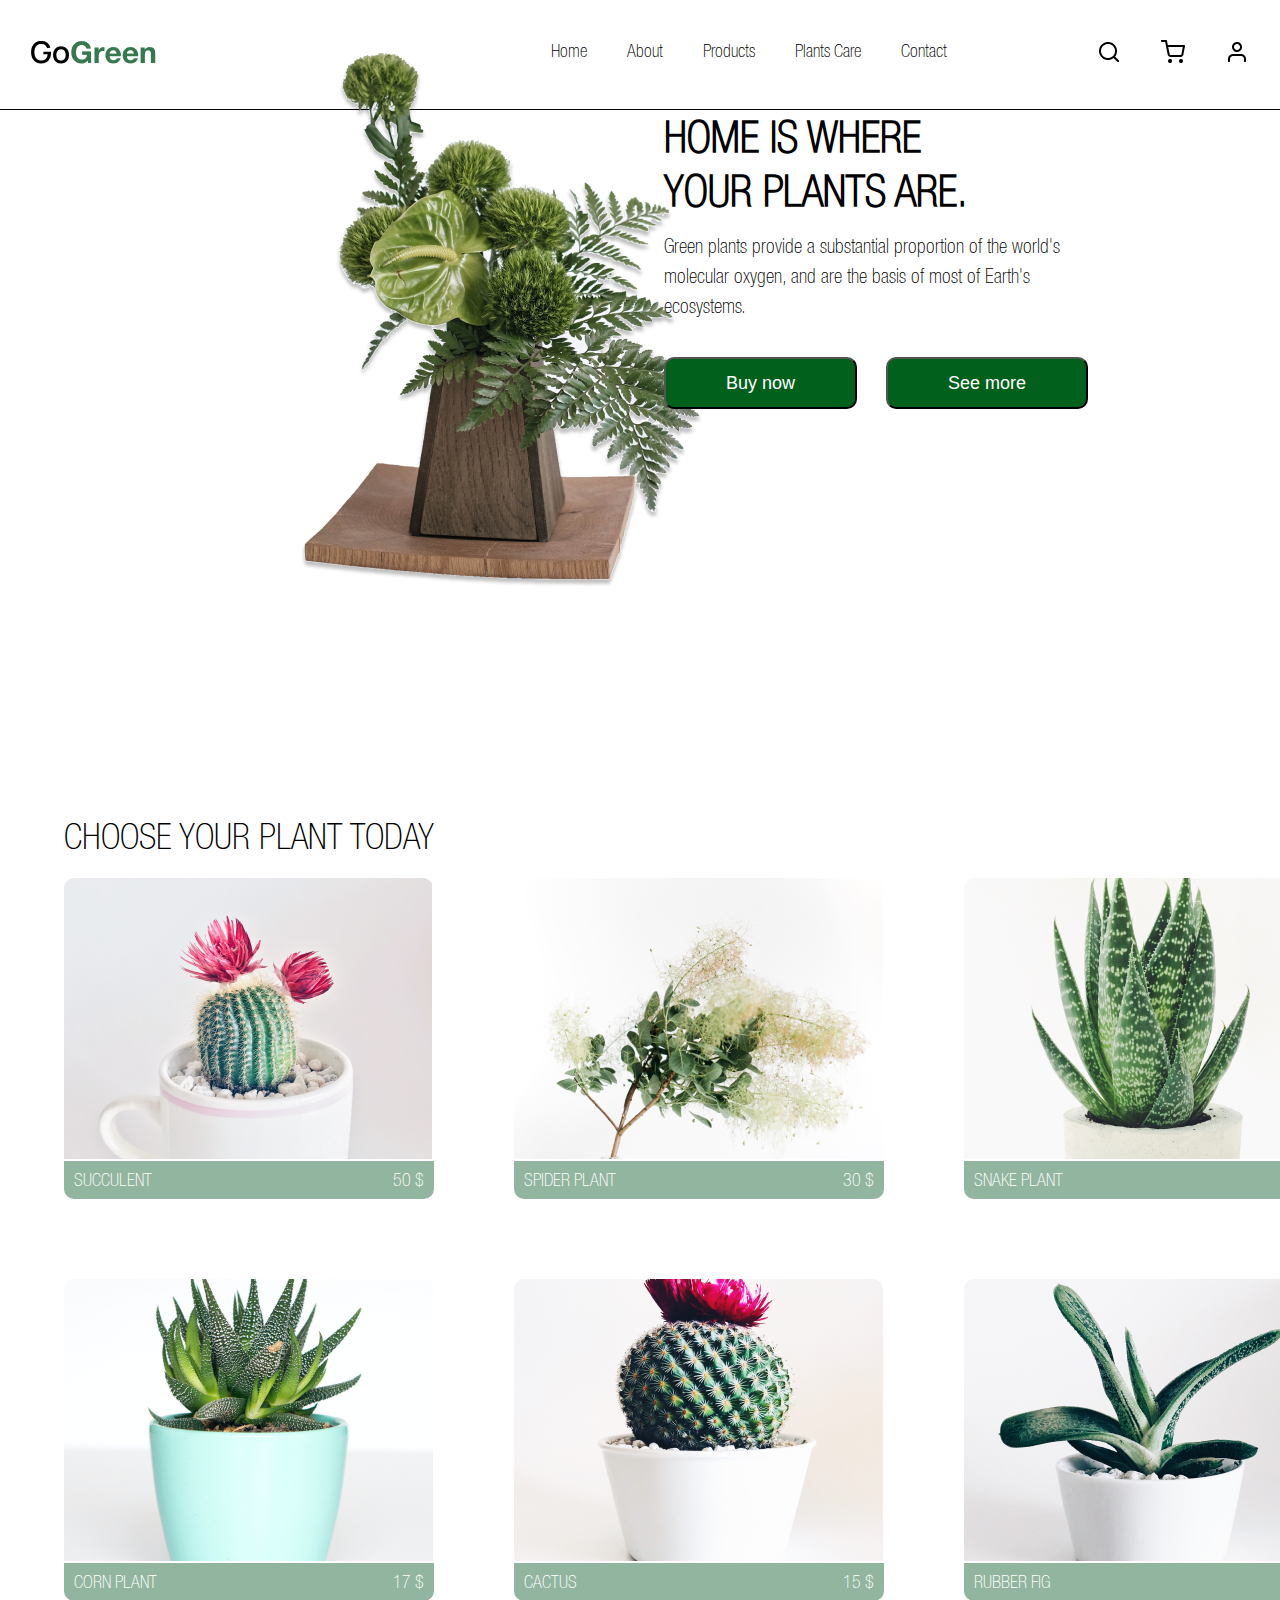
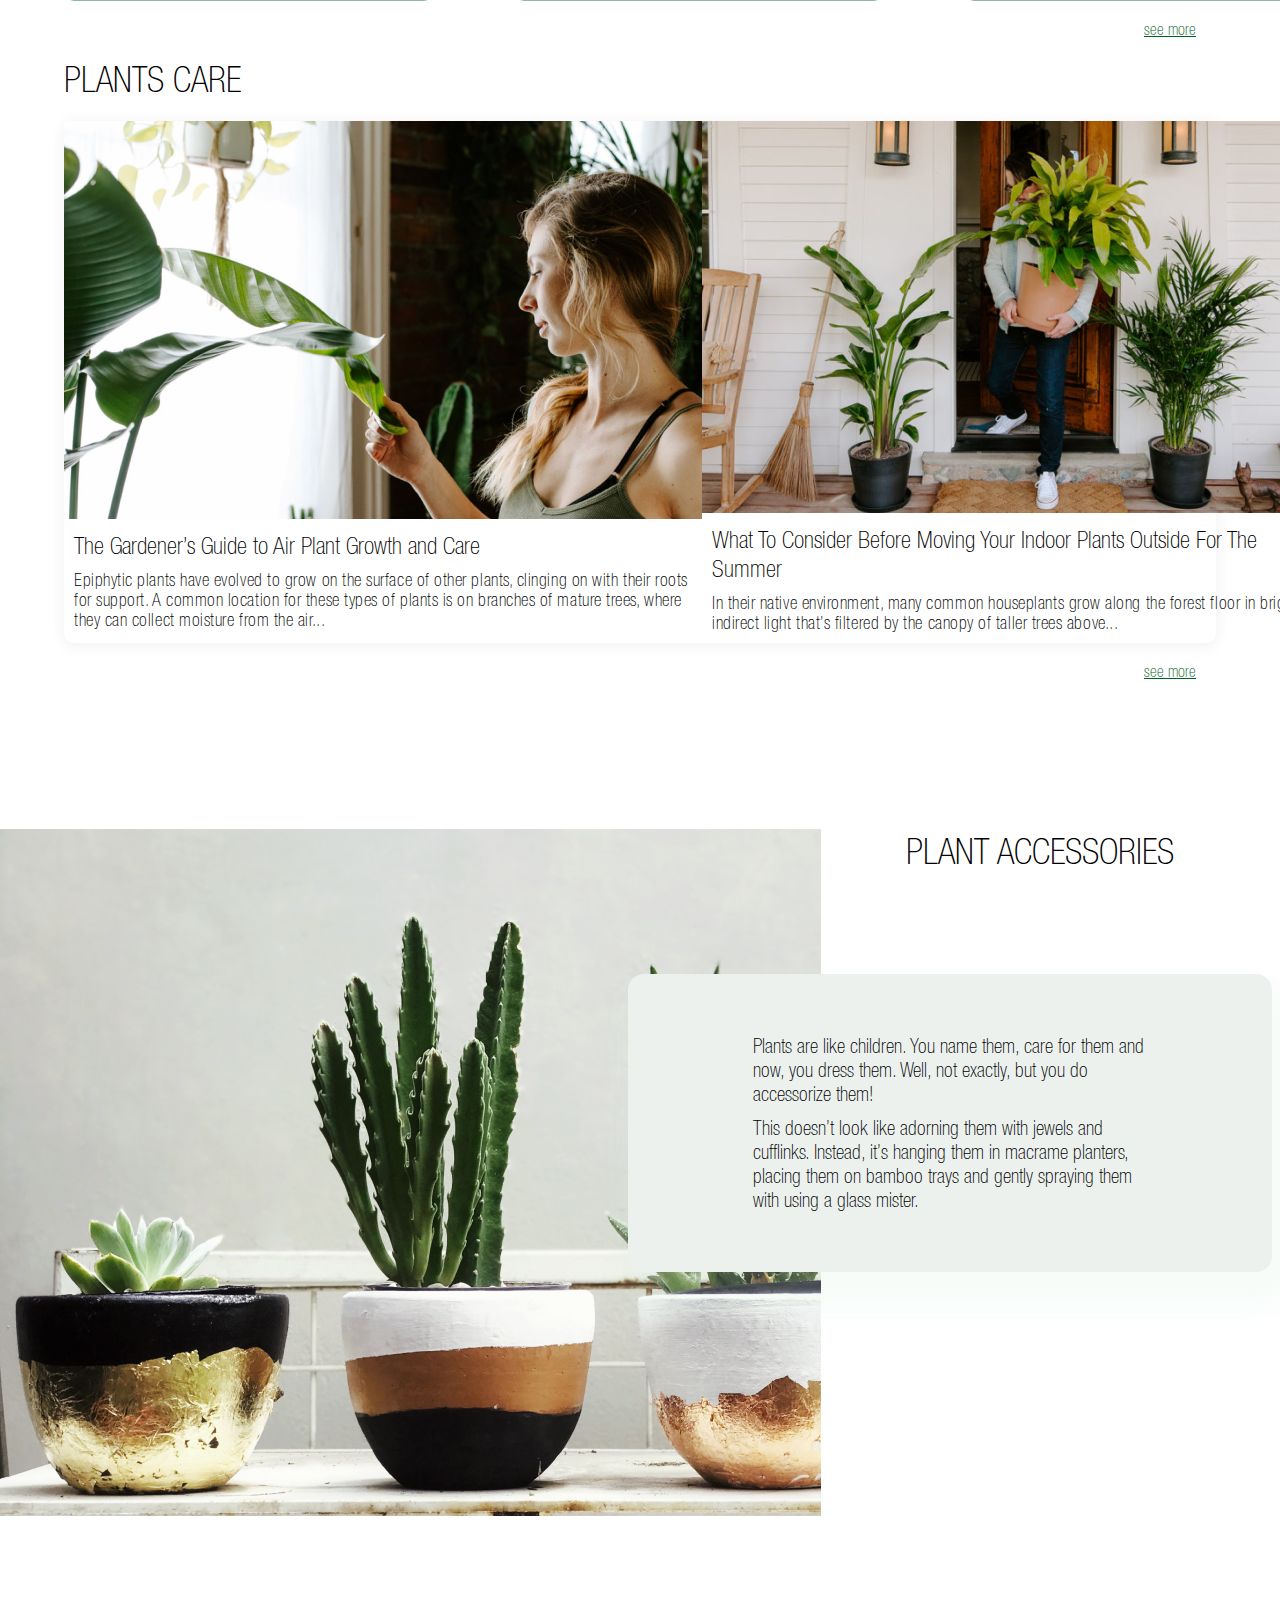
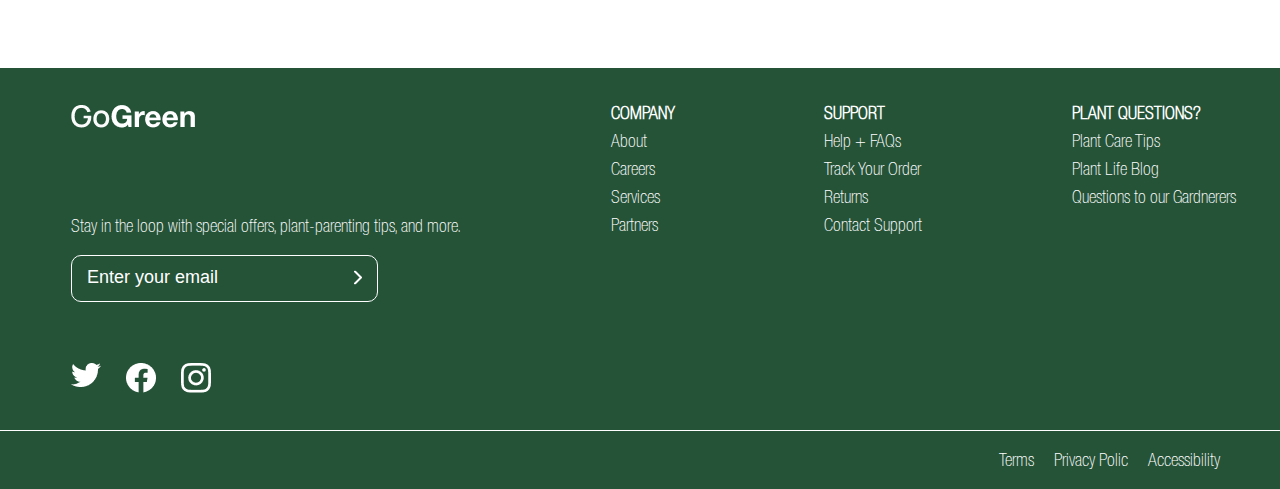
<file: index.html>
<!DOCTYPE html>
<html lang="en">
<head>
    <meta charset="UTF-8">
    <meta http-equiv="X-UA-Compatible" content="IE=edge">
    <meta name="viewport" content="width=device-width, initial-scale=1.0">
    <title>Home</title>
    <link rel="stylesheet" href="static/css/reset.css">
    <link rel="stylesheet" href="static/css/style.css">
</head>
<body>
    <header>
        <nav>
            <ul>
                <li><img src="static/img/Logos/Logo (1).png" alt="Site-Logo"></li>
                <li><a href="#">Home</a></li>
                <li><a href="#">About</a></li>
                <li><a href="#">Products</a></li>
                <li><a href="#">Plants Care</a></li>
                <li><a href="static/pages/contact.html">Contact</a></li>
                <li><a href="#"><img src="static/img/icons/search (2).png" alt="Search"></a></li>
                <li><a href="#"><img src="static/img/icons/shopping-cart (2).png" alt="Shoping-Cart"></a></li>
                <li><a href="#"><img src="static/img/icons/profile.png" alt="Profile"></a></li>
            </ul>
        </nav>
    </header>
    <main>
        <section>
            <div class="home-main-img">
                <img src="static/img/plants/Plant 3, PNG 1.png" alt="Plant">
            </div>
            <div class="home-upper-part-wrapper container">
                <div class="home-site-slogan">
                    <h1>HOME IS WHERE <br>
                        YOUR PLANTS ARE.</h1>
                    <p>Green plants provide a substantial proportion of the world's molecular oxygen, and are the basis of most of Earth's ecosystems.</p>
                    <div>
                        <button>Buy now</button>
                        <button>See more</button>
                    </div>
                </div>
                <div class="home-upper-part-icons">
                    <ul>
                        <li><a href="#"><img src="static/img/icons/twitter.png" alt="twitter"></a></li>
                        <li><a href="#"><img src="static/img/icons/facebook.png" alt="facebook"></a></li>
                        <li><a href="#"><img src="static/img/icons/inst.png" alt="instagram"></a></li>
                    </ul>
                </div>
            </div>
            <div class="container">
                <h2 class="home-page-titles">Choose Your Plant Today</h2>
                <div class="shop-items">
                    <div>
                        <img src="static/img/plants/succulent.png" alt="SUCCULENT">
                        <button>Add to Cart</button>
                        <div class="item-prices">
                            <h4>SUCCULENT</h4>
                            <h4>50 $</h4>
                        </div>
                    </div>
                    <div>
                        <img src="static/img/plants/spider-plant.png" alt="SPIDER PLANT">
                        <button>Add to Cart</button>
                        <div class="item-prices">
                            <h4>SPIDER PLANT</h4>
                            <h4>30 $</h4>
                        </div>
                    </div>
                    <div>
                        <img src="static/img/plants/snake-pant.png" alt="SNAKE PLANT">
                        <button>Add to Cart</button>
                        <div class="item-prices">
                            <h4>SNAKE PLANT</h4>
                            <h4>23 $</h4>
                        </div>
                    </div>
                    <div>
                        <img src="static/img/plants/corn-plant.png" alt="CORN PLANT">
                        <button>Add to Cart</button>
                        <div class="item-prices">
                            <h4>CORN PLANT</h4>
                            <h4>17 $</h4>
                        </div>
                    </div>
                    <div>
                        <img src="static/img/plants/cactus.png" alt="CACTUS">
                        <button>Add to Cart</button>
                        <div class="item-prices">
                            <h4>CACTUS</h4>
                            <h4>15 $</h4>
                        </div>
                    </div>
                    <div>
                        <img src="static/img/plants/rubber-fig.png" alt="RUBBER FIG">
                        <button>Add to Cart</button>
                        <div class="item-prices">
                            <h4>RUBBER FIG</h4>
                            <h4>30 $</h4>
                        </div>
                    </div>
                </div>
                <a class="home-shop-items-link" href="#">see more</a>
            </div>
            <div class="container">
                <h2 class="home-page-titles">Plants Care</h2>
                <div class="home-plants-care">
                    <div>
                        <img src="static/img/plants/Bloomscape_Spring20_036-1536x1023 1.png" alt="plants">
                        <h3>The Gardener’s Guide to Air Plant Growth and Care</h3>
                        <p>Epiphytic plants have evolved to grow on the surface of other plants, clinging on with their roots for support. A common location for these types of plants is on branches of mature trees, where they can collect moisture from the air...</p>
                    </div>
                    <div>
                        <img src="static/img/plants/bloomscape_indoor-outdoor_4-1024x682 1.png" alt="plants">
                        <h3>What To Consider Before Moving Your Indoor Plants Outside For The Summer</h3>
                        <p>In their native environment, many common houseplants grow along the forest floor in bright, indirect light that’s filtered by the canopy of taller trees above...</p>
                    </div>
                </div>
                <a class="home-shop-items-link" href="#">see more</a>
            </div>
            <div class="home-plants-accessories"> 
                <div>
                    <img src="static/img/plants/ivy-aralia-nizar-Si4PIiajJVU-unsplash 1.png" alt="plants">
                </div>
                <div>
                    <h2 class="home-page-titles">Plant Accessories</h2>
                </div>
                <div class="home-accessories-info">
                    <p>Plants are like children. You name them, care for them and now, you dress them. Well, not exactly, but you do accessorize them!</p>
                    <p>This doesn’t look like adorning them with jewels and cufflinks. Instead, it’s hanging them in macrame planters, placing them on bamboo trays and gently spraying them with using a glass mister.</p>
                </div>
            </div>
        </section>
    </main>
    <footer>
        <div class="footer-wrapper">
            <div>
                <div>
                    <img src="static/img/Logos/Logo (2).png" alt="Logo">
                </div>
                <form>
                    <label>Stay in the loop with special offers, plant-parenting tips, and more.</label><br>
                    <div>
                        <input type="email" placeholder="Enter your email">
                        <button>
                            <svg width="8" height="14" viewBox="0 0 8 14" fill="none" xmlns="http://www.w3.org/2000/svg">
                                <path d="M1 13L7 7L1 1" stroke="white" stroke-width="2" stroke-linecap="round" stroke-linejoin="round"/>
                            </svg>
                        </button>
                    </div>
                </form>
                <div>
                    <ul class="footer-icons">
                        <li><a href="#"><img src="static/img/icons/Vector (10).png" alt="Twitter"></a></li>
                        <li><a href="#"><img src="static/img/icons/Vector (11).png" alt="Facebook"></a></li>
                        <li><a href="#"><img src="static/img/icons/Group.png" alt="Instagram"></a></li>
                    </ul>
                </div>
            </div>
            <div>
                <h4>COMPANY</h4>
                <ul>
                    <li><a href="#">About</a></li>
                    <li><a href="#">Careers</a></li>
                    <li><a href="#">Services</a></li>
                    <li><a href="#">Partners</a></li>
                </ul>
            </div>
            <div>
                <h4>SUPPORT</h4>
                <ul>
                    <li><a href="#">Help + FAQs</a></li>
                    <li><a href="#">Track Your Order</a></li>
                    <li><a href="#">Returns</a></li>
                    <li><a href="#">Contact Support</a></li>
                </ul>
            </div>
            <div>
                <h4>PLANT QUESTIONS?</h4>
                <ul>
                    <li><a href="#">Plant Care Tips</a></li>
                    <li><a href="#">Plant Life Blog</a></li>
                    <li><a href="#">Questions to our Gardnerers</a></li>
                </ul>
            </div>
        </div>
        <div class="terms">
            <a href="#">Terms</a>  
            <a href="#">Privacy Polic</a>
            <a href="#">Accessibility</a>
        </div>
    </footer>
</body>
</html>
</file>
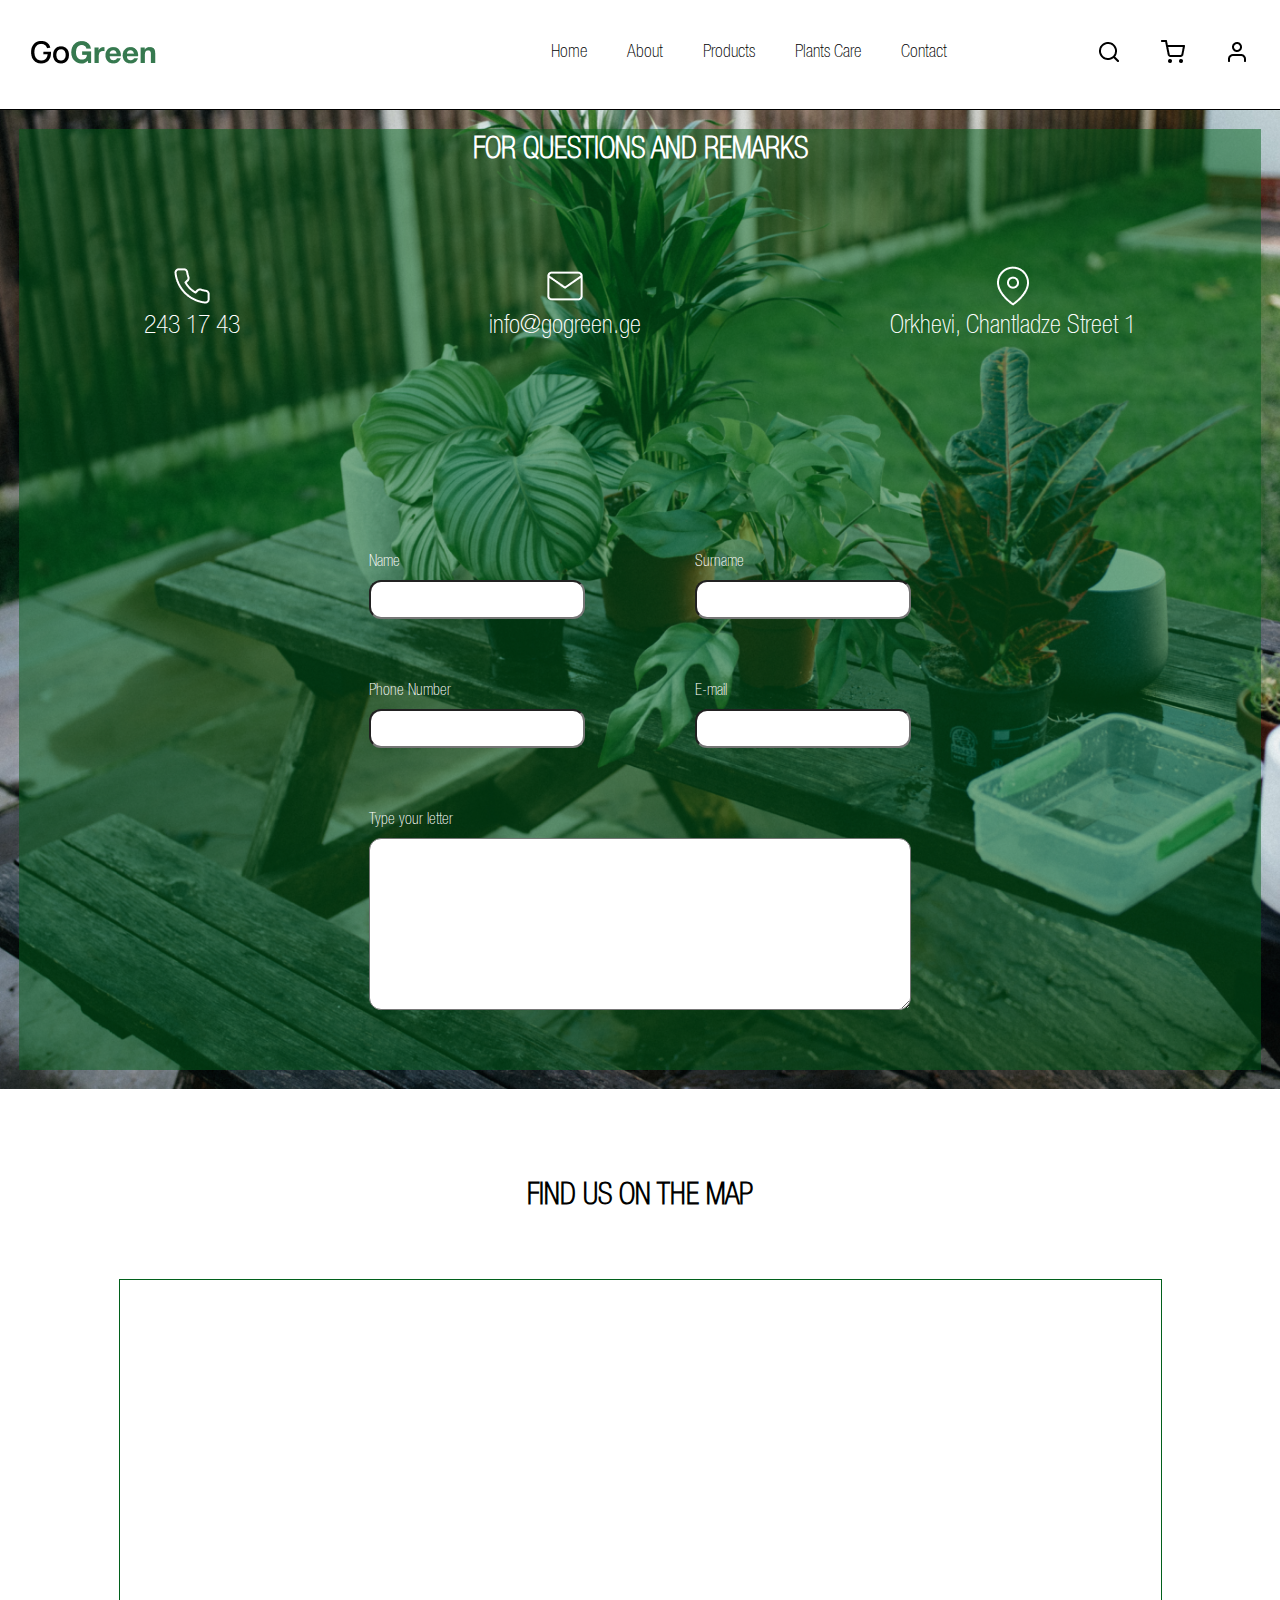
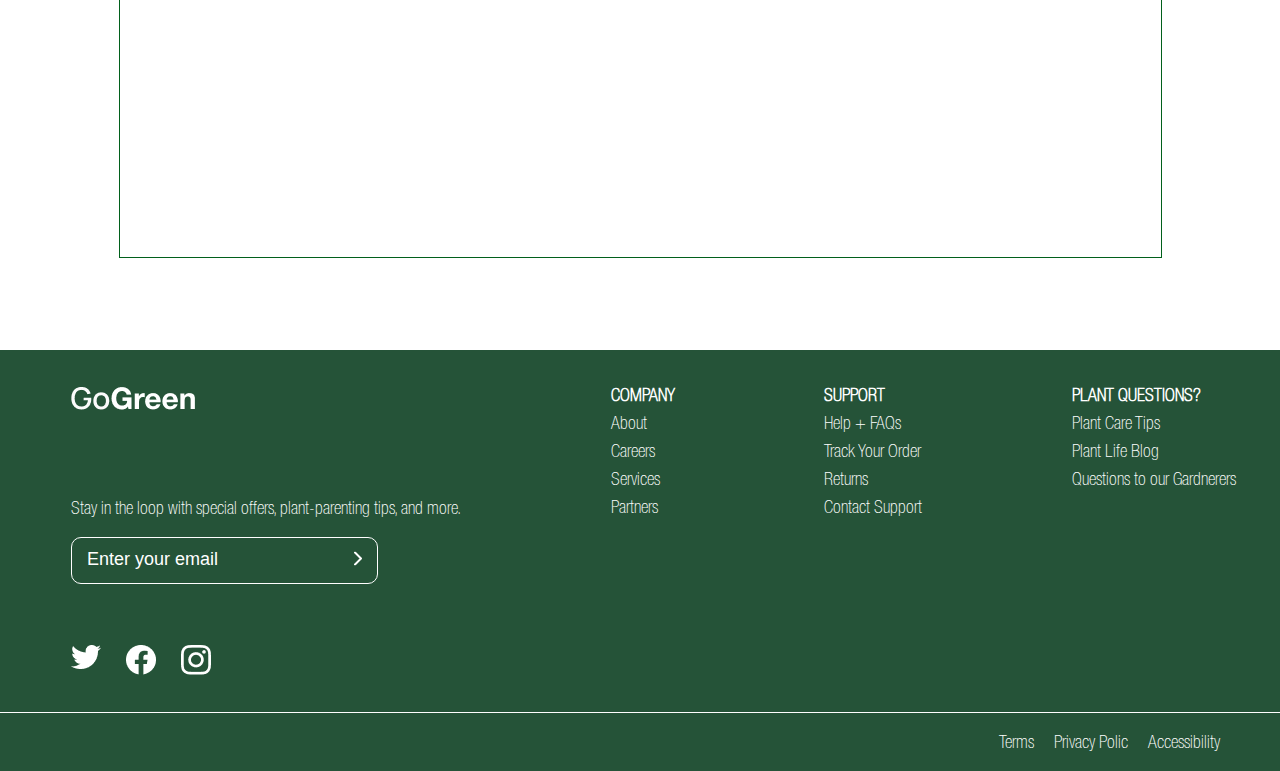
<file: static/pages/contact.html>
<!DOCTYPE html>
<html lang="en">
<head>
    <meta charset="UTF-8">
    <meta http-equiv="X-UA-Compatible" content="IE=edge">
    <meta name="viewport" content="width=device-width, initial-scale=1.0">
    <title>Contact</title>
    <link rel="stylesheet" href="../css/reset.css">
    <link rel="stylesheet" href="../css/style.css">
</head>
<body>
    <header>
        <nav>
            <ul>
                <li><img src="../img/Logos/Logo (1).png" alt="Site-Logo"></li>
                <li><a href="../../index.html">Home</a></li>
                <li><a href="#">About</a></li>
                <li><a href="#">Products</a></li>
                <li><a href="#">Plants Care</a></li>
                <li><a href="#">Contact</a></li>
                <li><a href="#"><img src="../img/icons/search (2).png" alt="Search"></a></li>
                <li><a href="#"><img src="../img/icons/shopping-cart (2).png" alt="Shoping-Cart"></a></li>
                <li><a href="#"><img src="../img/icons/profile.png" alt="Profile"></a></li>
            </ul>
        </nav>
    </header>
    <main>
        <section>
            <div class="contact-background-img-1">
                <div class="contact-backround-img-2">
                    <h1 class="text-center">FOR QUESTIONS AND REMARKS</h1>
                    <div class="contact-info text-center">
                        <div>
                            <img src="../img/icons/phone (1).png" alt="Phone">
                            <h4>243 17 43</h4>
                        </div>
                        <div>
                            <img src="../img/icons/mail (1).png" alt="mail">
                            <h4>info@gogreen.ge</h4>
                        </div>
                        <div>
                            <img src="../img/icons/map-pin.png" alt="map-pin">
                            <address>Orkhevi, Chantladze Street 1</address>
                        </div>
                    </div>
                    <form class="contact-form-wrapper">
                        <label>Name</label>
                        <label>Surname</label>
                        <input type="text">
                        <input type="text">
                        <label>Phone Number</label>                        
                        <label>E-mail</label>
                        <input type="tel">
                        <input type="mail">
                        <label>Type your letter</label>
                        <textarea name="" id="" cols="30" rows="10"></textarea>
                    </form>
                </div>
            </div>
            <div class="contact-map text-center">
                <h2>FIND US ON THE MAP</h2>
                <iframe src="https://www.google.com/maps/embed?pb=!1m18!1m12!1m3!1d53878.16610238185!2d44.78846845501969!3d41.71153397223723!2m3!1f0!2f0!3f0!3m2!1i1024!2i768!4f13.1!3m3!1m2!1s0x40440cc144daeeb1%3A0xfd22fa4e812fe5d1!2sDzveli%20Tbilisi%2C%20Tbilisi!5e0!3m2!1sen!2sge!4v1677707094376!5m2!1sen!2sge" allowfullscreen="" loading="lazy" referrerpolicy="no-referrer-when-downgrade"></iframe>
        </section>
    </main>
    <footer>
        <div class="footer-wrapper">
            <div>
                <div>
                    <img src="../img/Logos/Logo (2).png" alt="Logo">
                </div>
                <form>
                    <label>Stay in the loop with special offers, plant-parenting tips, and more.</label><br>
                    <div>
                        <input type="email" placeholder="Enter your email">
                        <button>
                            <svg width="8" height="14" viewBox="0 0 8 14" fill="none" xmlns="http://www.w3.org/2000/svg">
                                <path d="M1 13L7 7L1 1" stroke="white" stroke-width="2" stroke-linecap="round" stroke-linejoin="round"/>
                            </svg>
                        </button>
                    </div>
                </form>
                <div>
                    <ul class="footer-icons">
                        <li><a href="#"><img src="../img/icons/Vector (10).png" alt="Twitter"></a></li>
                        <li><a href="#"><img src="../img/icons/Vector (11).png" alt="Facebook"></a></li>
                        <li><a href="#"><img src="../img/icons/Group.png" alt="Instagram"></a></li>
                    </ul>
                </div>
            </div>
            <div>
                <h4>COMPANY</h4>
                <ul>
                    <li><a href="#">About</a></li>
                    <li><a href="#">Careers</a></li>
                    <li><a href="#">Services</a></li>
                    <li><a href="#">Partners</a></li>
                </ul>
            </div>
            <div>
                <h4>SUPPORT</h4>
                <ul>
                    <li><a href="#">Help + FAQs</a></li>
                    <li><a href="#">Track Your Order</a></li>
                    <li><a href="#">Returns</a></li>
                    <li><a href="#">Contact Support</a></li>
                </ul>
            </div>
            <div>
                <h4>PLANT QUESTIONS?</h4>
                <ul>
                    <li><a href="#">Plant Care Tips</a></li>
                    <li><a href="#">Plant Life Blog</a></li>
                    <li><a href="#">Questions to our Gardnerers</a></li>
                </ul>
            </div>
        </div>
        <div class="terms">
            <a href="#">Terms</a>  
            <a href="#">Privacy Polic</a>
            <a href="#">Accessibility</a>
        </div>
    </footer>
</body>
</html>
</file>
<file: static/css/style.css>
:root{
    --size-18: 18px;
    --fw-500: 500;
    --main-color: white;
}
@font-face {
    font-family: Helvetica Neue;
    src: url(../fonts/Helvetica\ Neue\ Regular.otf);
}
body{
    font-family: Helvetica Neue;
}

.container{
    max-width: 1300px;
    width: 90%;
    margin: 0 auto;
}
.text-center{
    text-align: center;
}

header nav{
    padding:40px 0;
    border-bottom: 1px solid #000000;
}
header nav ul{
    display: flex;
    justify-content: center;
    gap: 40px;
}
header li:nth-child(1){
    margin-right: 355px;
}
header li:nth-child(7){
    margin-left: 110px;
}
header a{
    color: black;
    font-size: var(--size-18);
    font-weight: var(--fw-500);
    line-height: 22px;
}
.home-main-img{
    position: absolute;
    top: 9px;
    left: 247px;
}
.home-upper-part-wrapper{
    position: relative;
    height: 704px;
}
.home-site-slogan{
    margin-left: 600px;
}
.home-upper-part-wrapper h1{
    font-weight: 700;
    font-size: 44px;
    line-height: 54px;
    margin-bottom: 13px;
}
.home-upper-part-wrapper p{
    width: 418px;
    font-size: 20px;
    line-height: 30px;
    margin-bottom: 36px;
}
.home-upper-part-wrapper button{
    padding: 13px 60px;
    background: #01601B;
    border-radius: 10px;
    line-height: 22px;
    color: var(--main-color);
    font-size: var(--size-18);
    font-weight: var(--fw-500);
    cursor: pointer;
    margin-right: 25px;
}
.home-upper-part-icons{
    position: absolute;
    left: 1266px;
    top: 243px;
}
.home-upper-part-wrapper li{
    margin-bottom: 17px;
}
.home-upper-part-wrapper hr{
    border: 1px solid #000000;
    width: 173px;
    transform: rotate(90deg);
}
.home-page-titles{
    font-size: 36px;
    font-weight: var(--fw-500);
    line-height: 44px;
    text-transform: uppercase;
    margin-bottom: 20px;
}
.shop-items{
    display: grid;
    grid-template-columns: repeat(3, 370px);
    gap: 80px;
}
.shop-items div{
    position: relative;
}
.shop-items img{
    border-radius: 10px 10px 0px 0px;
}
.shop-items img:hover{
    opacity: 0.5;
}
.shop-items img:hover +button{
    opacity: 1;
}
.shop-items button{
    position: absolute;
    left: 76px;
    top: 197px;
    opacity: 0;
    font-size: var(--size-18);
    font-weight: var(--fw-500);
    line-height: 23px;
    color: #0F6845;
    background: var(--main-color);
    border-radius: 10px;
    border: none;
    padding: 13px 43px;
    cursor: pointer;
}
.shop-items button:hover{
    opacity: 1;
}
.item-prices{
    display: flex;
    justify-content: space-between;
    padding: 10px;
    background: rgba(54, 121, 79, 0.55);
    border-radius: 0 0 10px 10px;
    font-size: var(--size-18);
    font-weight: var(--fw-500);
    color: var(--main-color);
}
.home-shop-items-link{
    display: flex;
    justify-content: flex-end;
    margin: 20px;
    font-size: var(--fw-500);
    text-decoration-line: underline;
    color: #01601B;
}
.home-plants-care{
    display: flex;
    box-shadow: 0px 2px 13px 1px rgba(209, 209, 209, 0.31);
    border-radius: 10px;
}
.home-plants-care h3{
    font-size: 24px;
    font-weight: var(--fw-500);
    line-height: 29px;
    margin: 10px;
}
.home-plants-care p{
    font-weight: 300;
    font-size: var(--size-18);
    line-height: 20px;
    letter-spacing: 0.03em;
    margin: 10px;
}
.home-plants-accessories{
    position: relative;
    display: flex;
    gap: 85px;
    margin: 150px 0;
}
.home-accessories-info{
    position: absolute;
    left: 628px;
    top: 145px;
    padding: 50px 125px;
    width: 644px;
    background: #ECF1EE;
    box-shadow: 10px 23px 29px 14px rgba(215, 242, 225, 0.2);
    border-radius: 16px;

}
.home-accessories-info p{
    font-size: 20px;
    line-height: 24px;
    margin: 10px 0;
}
.contact-background-img-1{
    background-image: url(../img/background/contact-background-img-1.png);
    z-index: 1;
    padding: 19px;
    background-repeat: no-repeat;
    background-size: cover;
}
.contact-backround-img-2{
    background-image: url(../img/background/contact-background-img-2.png);
    z-index: 2;
    background-repeat: no-repeat;
    background-size: cover;
}
.contact-backround-img-2 h1{
    font-weight: 700;
    font-size: 30px;
    line-height: 37px;
    color: var(--main-color);
    margin-bottom: 100px;
}
.contact-info{
    display: flex;
    justify-content: space-around;
    margin-bottom: 150px;
}
.contact-info h4, .contact-info address{
    font-size: 26px;
    line-height: 32px;
    color: var(--main-color);
}
.contact-form-wrapper{
    display: grid;
    grid-template-columns: repeat(2, 1fr);
    column-gap: 110px;
    margin: auto 350px;
}
.contact-form-wrapper label{
    font-size: 16px;
    font-weight: var(--fw-500);
    line-height: 20px;
    color: var(--main-color);
    margin: 60px 0 10px 0;
}
.contact-form-wrapper input, .contact-form-wrapper textarea{
    background: var(--main-color);
    border-radius: 12px;
    padding: 10px;
}
.contact-form-wrapper textarea{
    grid-column: 1/3;
    margin-bottom: 60px;
}
.contact-map{
    margin: 90px auto;
}
.contact-map h2{
    font-size: 30px;
    font-weight: 700;
    margin-bottom: 70px;
}
.contact-map iframe{
    width: 1043px;
    height: 578.86px;
    border: 1px solid #01601B;
    padding: 82px 62px;
}
.footer-wrapper{
    background-color: #255338;
    display: flex;
    justify-content: space-between;
    padding: 36px 44px 34px 71px;
    border-bottom:  1px solid  var(--main-color);
    color: var(--main-color);
    font-size: var(--size-18);
}
.footer-wrapper form{
    margin: 86px auto 51px auto;
}
.footer-wrapper form div{
    position: relative;
    width: 307px;
    margin-top: 20px;
}
.footer-wrapper form input{
    padding: 15px;
    background-color: inherit;
    border: 1px solid  var(--main-color);
    border-radius: 10px;
    width: 307px;
}
.footer-wrapper form input::placeholder{
    font-size: var(--size-18);
    font-weight: var(--fw-500);
    line-height: 22px;
    color:  var(--main-color);
}
.footer-wrapper form button{
    border: none;
    position: absolute;
    right: 10px;
    top: 50%;
    transform: translateY(-50%);
    cursor: pointer;
}
.footer-icons{
    display: flex;
    gap: 25px;
}
.footer-wrapper h4{
    font-weight: 700;
    margin-bottom: 10px;
}
.footer-wrapper li{
    margin-top: 10px;
}
.footer-wrapper a{
    color: var(--main-color);
    font-size: var(--size-18);
}
.terms{
    background-color: #255338;
    display: flex;
    justify-content: flex-end;
    padding: 20px 60px;
    gap: 20px;
}
.terms a{
    color: var(--main-color);
    font-size: var(--size-18);
    font-weight: var(--fw-500);
}
</file>
